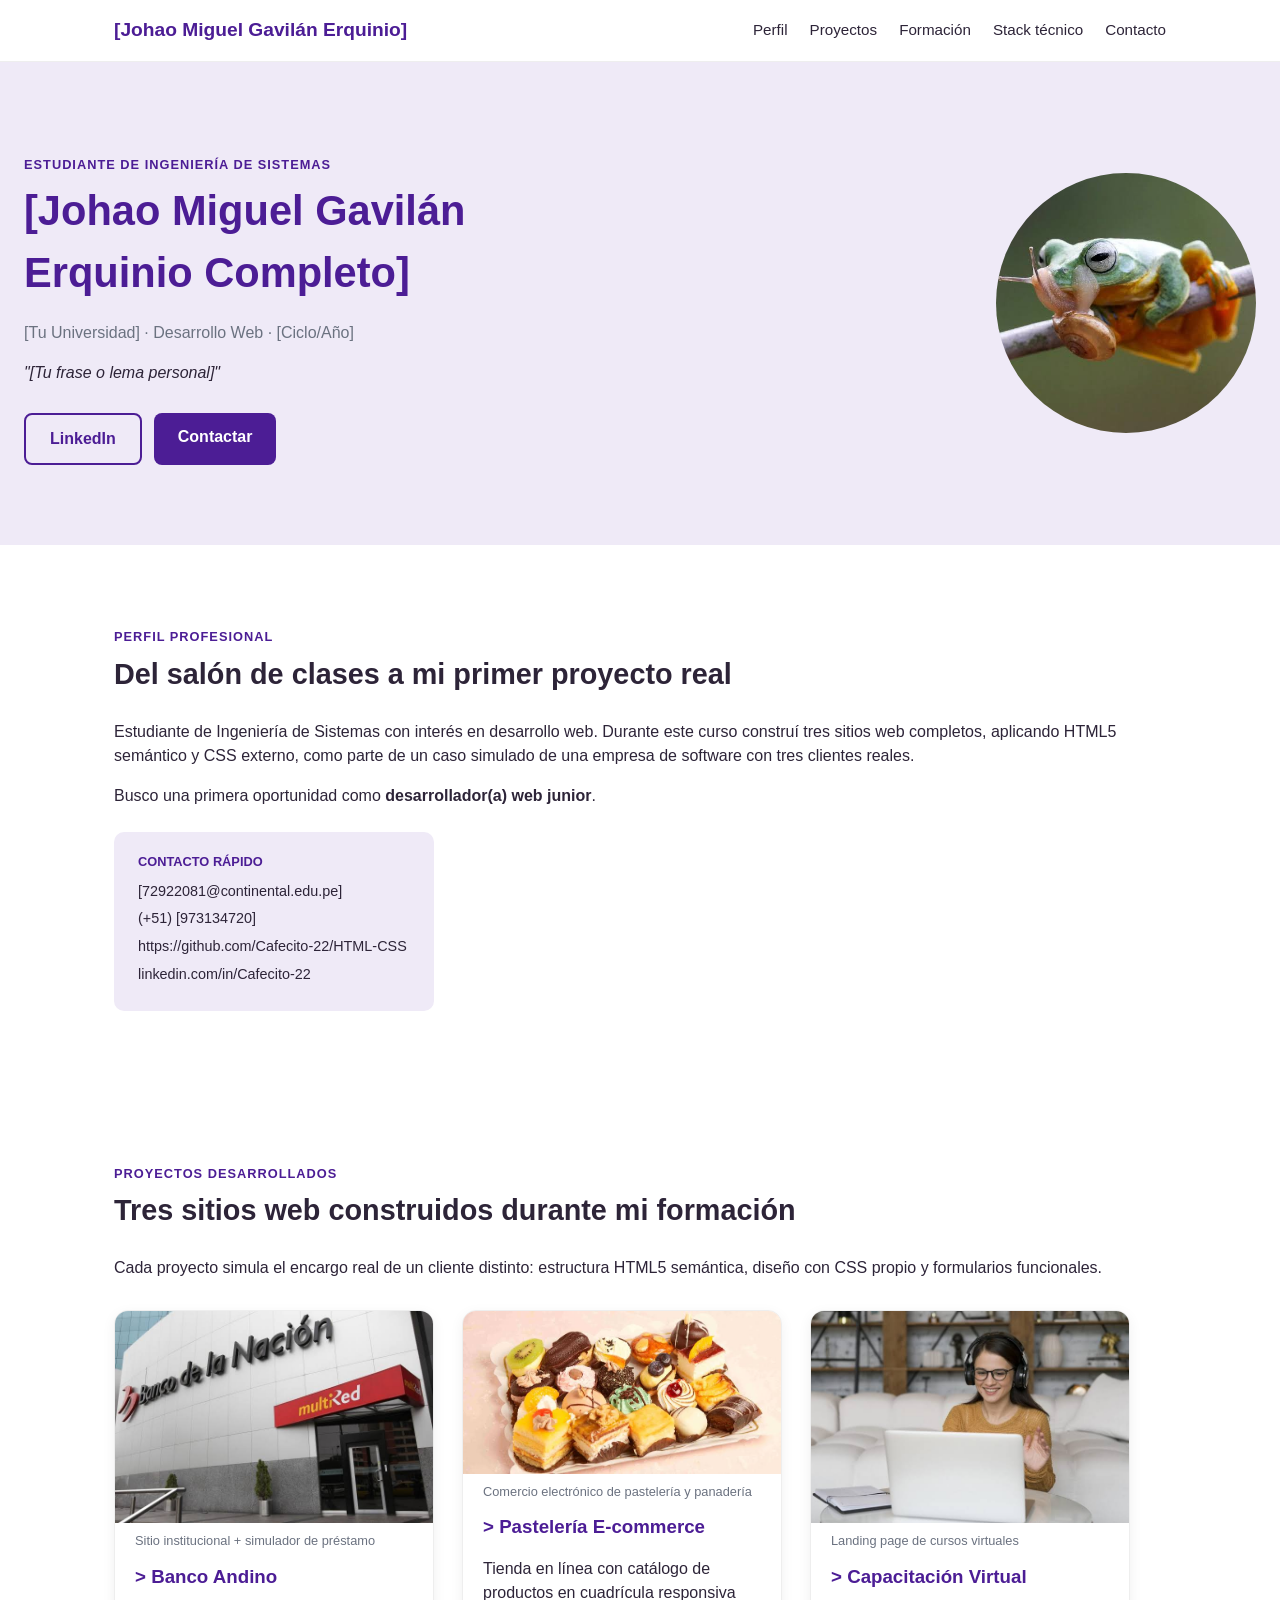
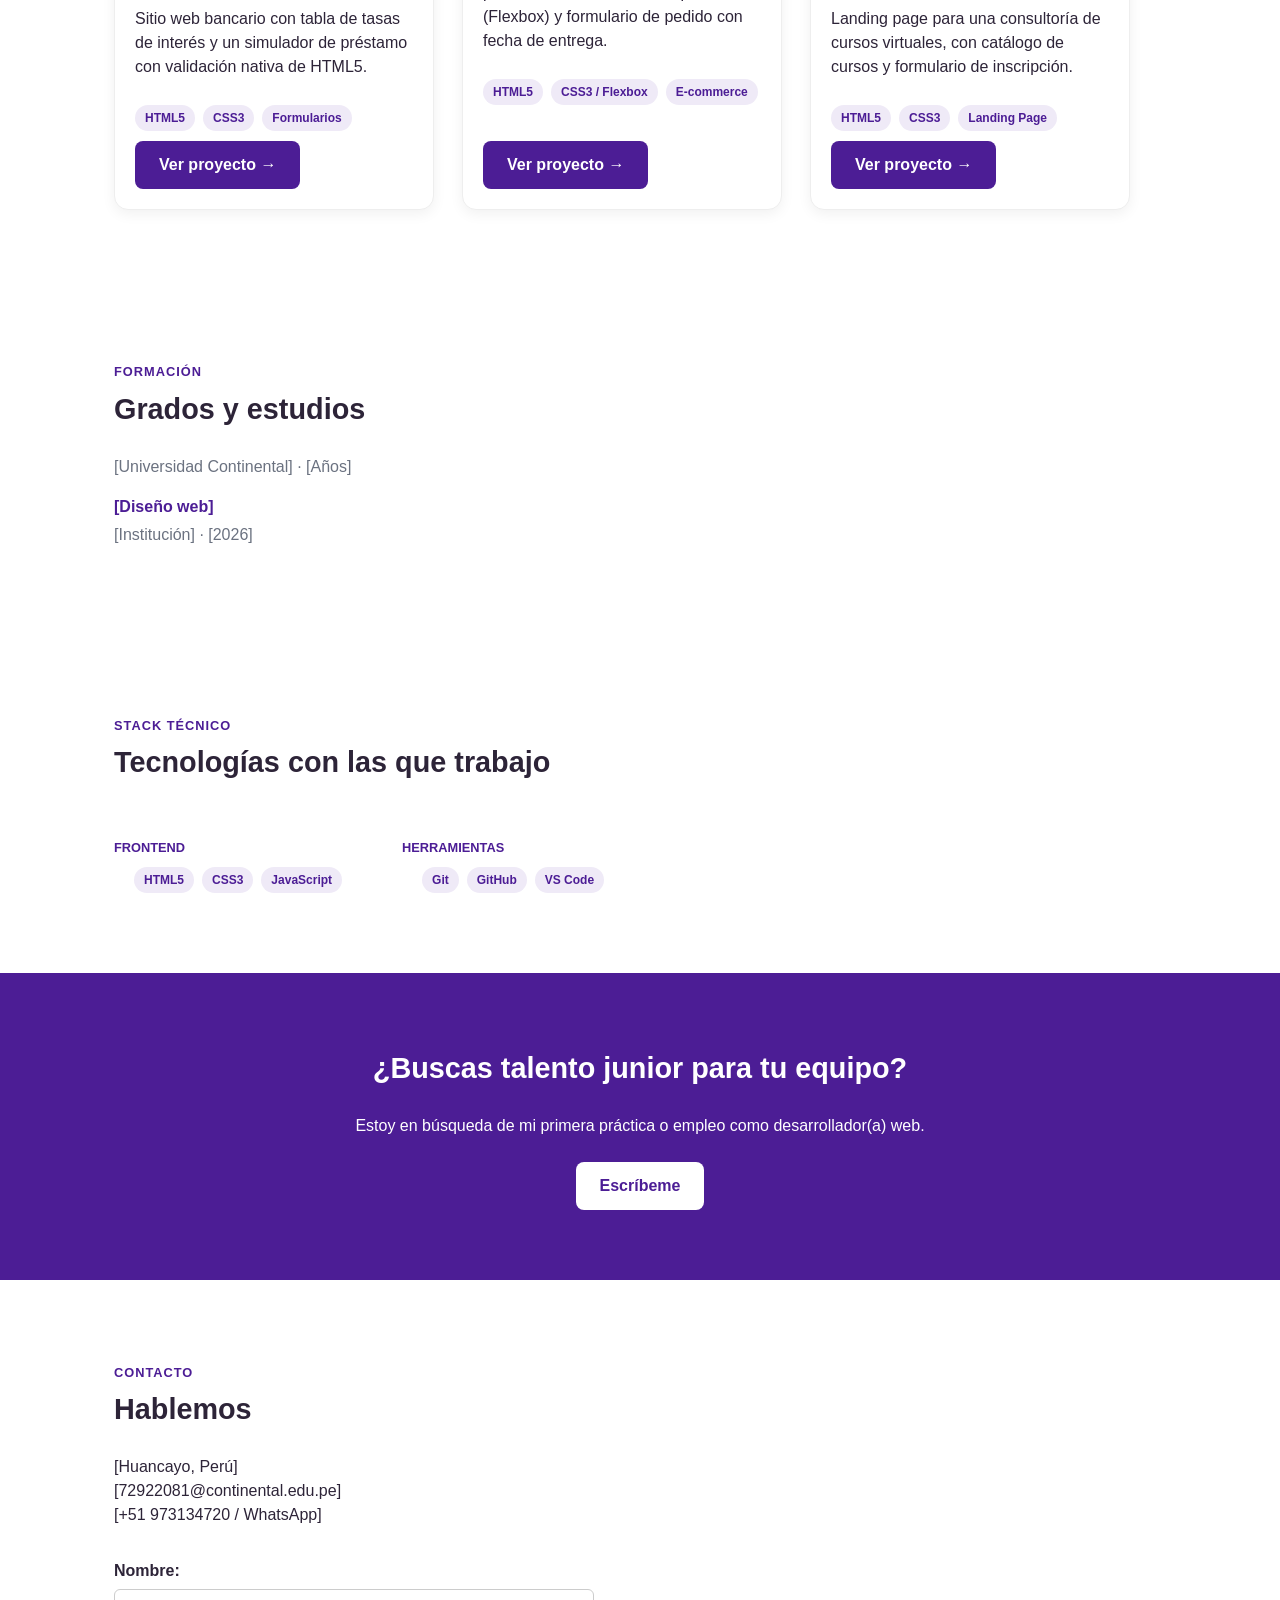
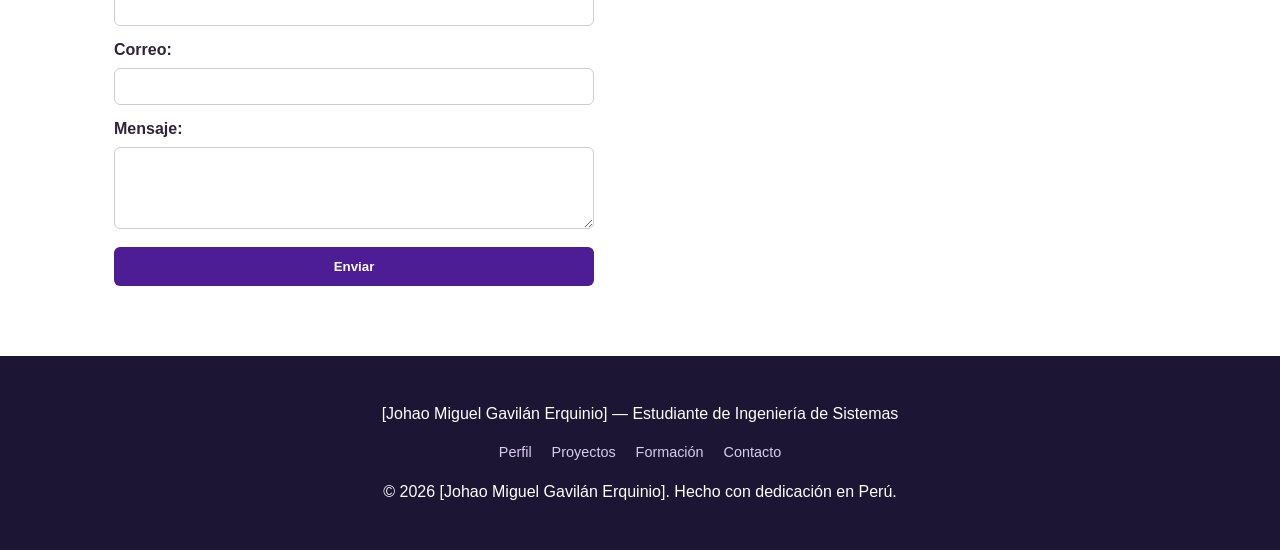
<file: index.html>
<!DOCTYPE html>
<html lang="es">
<head>
  <meta charset="UTF-8">
  <meta name="viewport" content="width=device-width, initial-scale=1.0">
  <meta name="description" content="Portafolio de [Johao Miguel Gavilán Erquinio], estudiante de Ingeniería de Sistemas">
  <meta name="author" content="[Johao Miguel Gavilán Erquinio]">
  <title>[Johao Miguel Gavilán Erquinio] — Portafolio de Desarrollo Web</title>
  <link rel="stylesheet" href="css/portafolio.css">
</head>
<body>

  <header>
    <nav>
      <a href="#top" class="logo">[Johao Miguel Gavilán Erquinio]</a>
      <ul>
        <li><a href="#perfil">Perfil</a></li>
        <li><a href="#proyectos">Proyectos</a></li>
        <li><a href="#formacion">Formación</a></li>
        <li><a href="#stack">Stack técnico</a></li>
        <li><a href="#contacto">Contacto</a></li>
      </ul>
    </nav>
  </header>

  <main>

    <!-- ============ HERO ============ -->
    <section class="hero" id="top">
      <div class="hero-texto">
        <p class="kicker">Estudiante de Ingeniería de Sistemas</p>
        <h1>[Johao Miguel Gavilán Erquinio Completo]</h1>
        <p class="subtitulo">[Tu Universidad] · Desarrollo Web · [Ciclo/Año]</p>
        <p class="frase">"[Tu frase o lema personal]"</p>
        <div class="hero-botones">
          <a href="https://github.com/Cafecito-22/HTML-CSS" target="_blank" class="btn btn-outline">LinkedIn</a>
          <a href="#contacto" class="btn btn-solido">Contactar</a>
        </div>
      </div>
      <img src="img/foto-perfil.jpg" alt="Foto de [Johao Miguel Gavilán Erquinio]" width="260" height="260" class="hero-foto">
    </section>

    <!-- ============ PERFIL PROFESIONAL ============ -->
    <section id="perfil">
      <p class="kicker">Perfil profesional</p>
      <h2>Del salón de clases a mi primer proyecto real</h2>
      <p>Estudiante de Ingeniería de Sistemas con interés en desarrollo web. Durante este curso construí
      tres sitios web completos, aplicando HTML5 semántico y CSS externo, como parte de un caso simulado
      de una empresa de software con tres clientes reales.</p>
      <p>Busco una primera oportunidad como <strong>desarrollador(a) web junior</strong>.</p>

      <div class="contacto-rapido">
        <h6>Contacto rápido</h6>
        <ul>
          <li>[72922081@continental.edu.pe]</li>
          <li>(+51) [973134720]</li>
          <li>https://github.com/Cafecito-22/HTML-CSS</li>
          <li>linkedin.com/in/Cafecito-22</li>
        </ul>
      </div>
    </section>

    <!-- ============ PROYECTOS ============ -->
    <section id="proyectos">
      <p class="kicker">Proyectos desarrollados</p>
      <h2>Tres sitios web construidos durante mi formación</h2>
      <p>Cada proyecto simula el encargo real de un cliente distinto: estructura HTML5 semántica, diseño
      con CSS propio y formularios funcionales.</p>

      <div class="proyectos-grid">

        <article class="proyecto-card">
          <figure>
            <img src="img/banco-andino.jpg" alt="Captura del sitio Banco Andino">
            <figcaption>Sitio institucional + simulador de préstamo</figcaption>
          </figure>
          <h3>Banco Andino</h3>
          <p>Sitio web bancario con tabla de tasas de interés y un simulador de préstamo con validación
          nativa de HTML5.</p>
          <ul class="tecnologias">
            <li>HTML5</li>
            <li>CSS3</li>
            <li>Formularios</li>
          </ul>
          <a href="html/banco.html" class="btn btn-solido">Ver proyecto →</a>
        </article>

        <article class="proyecto-card">
          <figure>
            <img src="img/pasteleria.jpg" alt="Captura del sitio de la pastelería">
            <figcaption>Comercio electrónico de pastelería y panadería</figcaption>
          </figure>
          <h3>Pastelería E-commerce</h3>
          <p>Tienda en línea con catálogo de productos en cuadrícula responsiva (Flexbox) y formulario de
          pedido con fecha de entrega.</p>
          <ul class="tecnologias">
            <li>HTML5</li>
            <li>CSS3 / Flexbox</li>
            <li>E-commerce</li>
          </ul>
          <a href="html/pasteleria_ecommerce.html" class="btn btn-solido">Ver proyecto →</a>
        </article>

        <article class="proyecto-card">
          <figure>
            <img src="img/capacitacion-virtual.jpg" alt="Captura del sitio de capacitación virtual">
            <figcaption>Landing page de cursos virtuales</figcaption>
          </figure>
          <h3>Capacitación Virtual</h3>
          <p>Landing page para una consultoría de cursos virtuales, con catálogo de cursos y formulario
          de inscripción.</p>
          <ul class="tecnologias">
            <li>HTML5</li>
            <li>CSS3</li>
            <li>Landing Page</li>
          </ul>
          <a href="html/capacitacion_virtual.html" class="btn btn-solido">Ver proyecto →</a>
        </article>

      </div>
    </section>

    <!-- ============ FORMACIÓN ============ -->
    <section id="formacion">
      <p class="kicker">Formación</p>
      <h2>Grados y estudios</h2>
      <dl>
        <dt><div Ing="Ing" de="" sistemas=""></div></dt>
        <dd>[Universidad Continental] · [Años]</dd>

        <dt>[Diseño web]</dt>
        <dd>[Institución] · [2026]</dd>
      </dl>
    </section>

    <!-- ============ STACK TÉCNICO ============ -->
    <section id="stack">
      <p class="kicker">Stack técnico</p>
      <h2>Tecnologías con las que trabajo</h2>

      <div class="stack-grid">
        <div class="stack-grupo">
          <h6>Frontend</h6>
          <ul class="tecnologias">
            <li>HTML5</li>
            <li>CSS3</li>
            <li>JavaScript</li>
          </ul>
        </div>
        <div class="stack-grupo">
          <h6>Herramientas</h6>
          <ul class="tecnologias">
            <li>Git</li>
            <li>GitHub</li>
            <li>VS Code</li>
          </ul>
        </div>
      </div>
    </section>

    <!-- ============ CTA ============ -->
    <section class="cta">
      <h2>¿Buscas talento junior para tu equipo?</h2>
      <p>Estoy en búsqueda de mi primera práctica o empleo como desarrollador(a) web.</p>
      <a href="mailto:tu.correo@ejemplo.com" class="btn btn-solido">Escríbeme</a>
    </section>

    <!-- ============ CONTACTO ============ -->
    <section id="contacto">
      <p class="kicker">Contacto</p>
      <h2>Hablemos</h2>
      <p>
        [Huancayo, Perú] <br>
        [72922081@continental.edu.pe] <br>
        [+51 973134720 / WhatsApp]
      </p>
      <form>
        <label for="nombre">Nombre:</label>
        <input type="text" id="nombre" name="nombre" required>

        <label for="correo">Correo:</label>
        <input type="email" id="correo" name="correo" required>

        <label for="mensaje">Mensaje:</label>
        <textarea id="mensaje" name="mensaje" rows="4"></textarea>

        <input type="submit" value="Enviar">
      </form>
    </section>

  </main>

  <footer>
    <p>[Johao Miguel Gavilán Erquinio] — Estudiante de Ingeniería de Sistemas</p>
    <nav>
      <a href="#perfil">Perfil</a>
      <a href="#proyectos">Proyectos</a>
      <a href="#formacion">Formación</a>
      <a href="#contacto">Contacto</a>
    </nav>
    <p>&copy; 2026 [Johao Miguel Gavilán Erquinio]. Hecho con dedicación en Perú.</p>
  </footer>

</body>
</html>
</file>
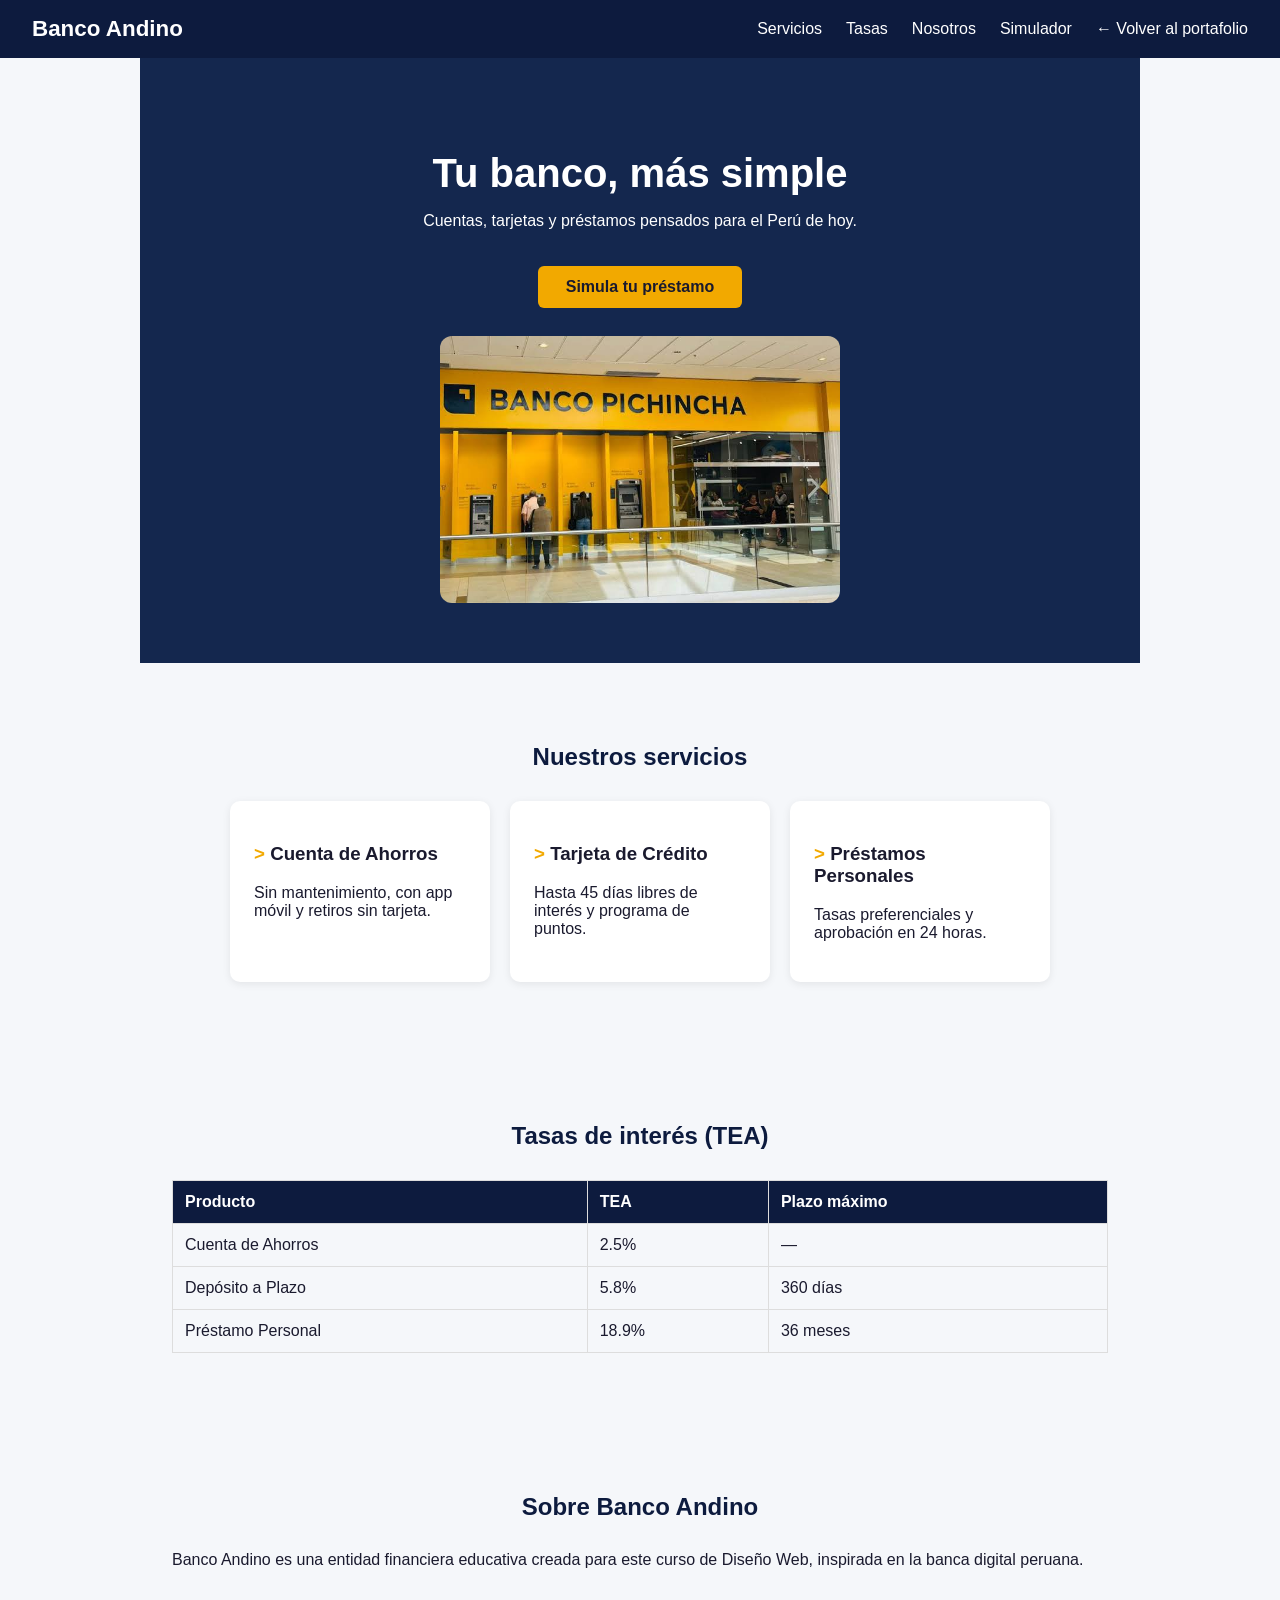
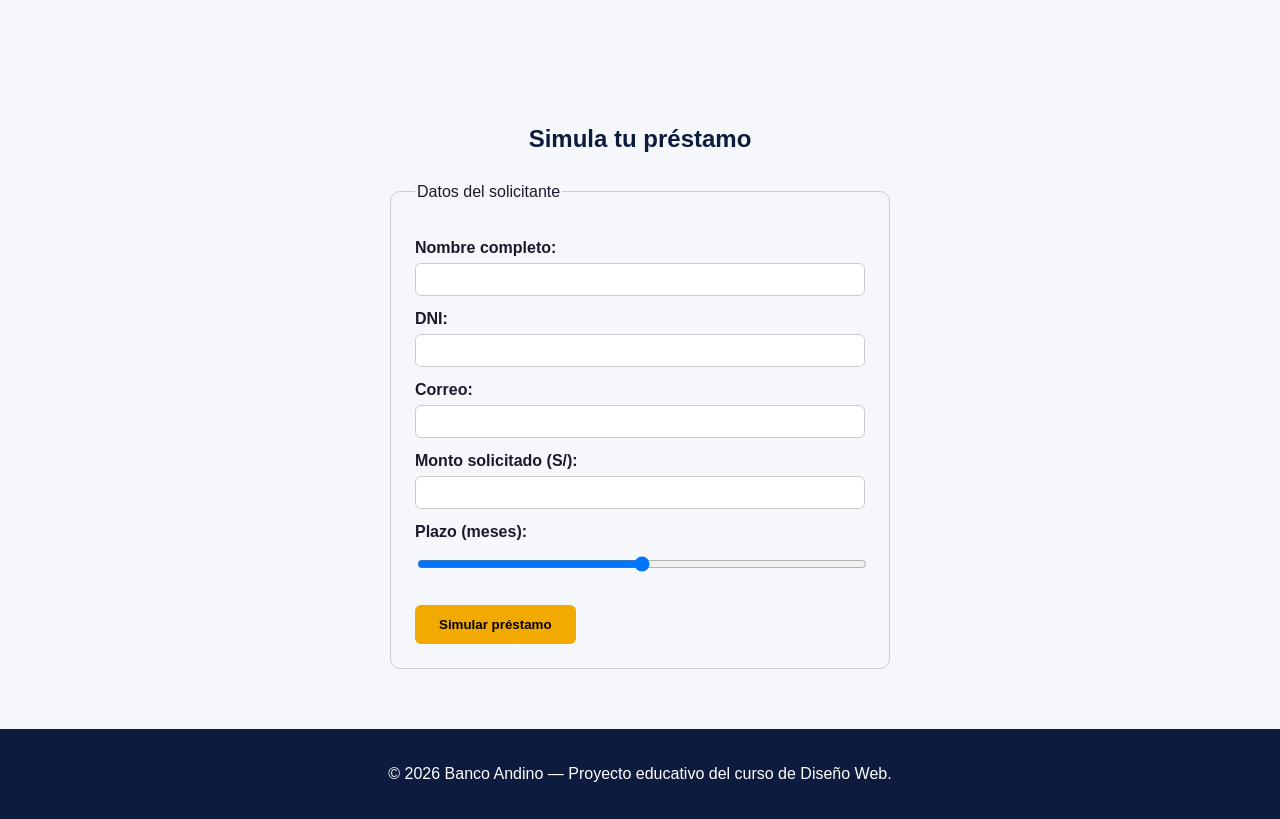
<file: html/banco.html>
<!DOCTYPE html>
<html lang="es">
<head>
  <meta charset="UTF-8">
  <meta name="viewport" content="width=device-width, initial-scale=1.0">
  <meta name="description" content="Banco Andino - Banca simple y confiable">
  <title>Banco Andino</title>
  <link rel="stylesheet" href="../css/banco.css">
</head>
<body>
  <header>
    <div class="logo">Banco Andino</div>
    <nav>
      <ul>
        <li><a href="#servicios">Servicios</a></li>
        <li><a href="#tasas">Tasas</a></li>
        <li><a href="#nosotros">Nosotros</a></li>
        <li><a href="#contacto">Simulador</a></li>
        <li><a href="../index.html">← Volver al portafolio</a></li>
      </ul>
    </nav>
  </header>

  <main>
    <section class="hero">
      <h1>Tu banco, más simple</h1>
      <p>Cuentas, tarjetas y préstamos pensados para el Perú de hoy.</p>
      <a href="#contacto" class="btn">Simula tu préstamo</a>
      <img src="../img/banco-hero.jpg" alt="Fachada digital de Banco Andino" width="400" height="220">
    </section>

    <section id="servicios">
      <h2>Nuestros servicios</h2>
      <div class="servicios-grid">
        <article class="servicio-card">
          <h3>Cuenta de Ahorros</h3>
          <p>Sin mantenimiento, con app móvil y retiros sin tarjeta.</p>
        </article>
        <article class="servicio-card">
          <h3>Tarjeta de Crédito</h3>
          <p>Hasta 45 días libres de interés y programa de puntos.</p>
        </article>
        <article class="servicio-card">
          <h3>Préstamos Personales</h3>
          <p>Tasas preferenciales y aprobación en 24 horas.</p>
        </article>
      </div>
    </section>

    <section id="tasas">
      <h2>Tasas de interés (TEA)</h2>
      <table>
        <thead>
          <tr>
            <th scope="col">Producto</th>
            <th scope="col">TEA</th>
            <th scope="col">Plazo máximo</th>
          </tr>
        </thead>
        <tbody>
          <tr>
            <td>Cuenta de Ahorros</td>
            <td>2.5%</td>
            <td>—</td>
          </tr>
          <tr>
            <td>Depósito a Plazo</td>
            <td>5.8%</td>
            <td>360 días</td>
          </tr>
          <tr>
            <td>Préstamo Personal</td>
            <td>18.9%</td>
            <td>36 meses</td>
          </tr>
        </tbody>
      </table>
    </section>

    <section id="nosotros">
      <h2>Sobre Banco Andino</h2>
      <p>Banco Andino es una entidad financiera educativa creada para este curso de Diseño Web, inspirada
      en la banca digital peruana.</p>
    </section>

    <section id="contacto">
      <h2>Simula tu préstamo</h2>
      <form>
        <fieldset>
          <legend>Datos del solicitante</legend>

          <label for="nombre">Nombre completo:</label>
          <input type="text" id="nombre" name="nombre" required>

          <label for="dni">DNI:</label>
          <input type="text" id="dni" name="dni" pattern="[0-9]{8}" maxlength="8" required>

          <label for="correo">Correo:</label>
          <input type="email" id="correo" name="correo" required>

          <label for="monto">Monto solicitado (S/):</label>
          <input type="number" id="monto" name="monto" min="500" max="50000" step="100">

          <label for="plazo">Plazo (meses):</label>
          <input type="range" id="plazo" name="plazo" min="6" max="36">

          <input type="submit" value="Simular préstamo">
        </fieldset>
      </form>
    </section>
  </main>

  <footer>
    <p>&copy; 2026 Banco Andino — Proyecto educativo del curso de Diseño Web.</p>
  </footer>
</body>
</html>
</file>
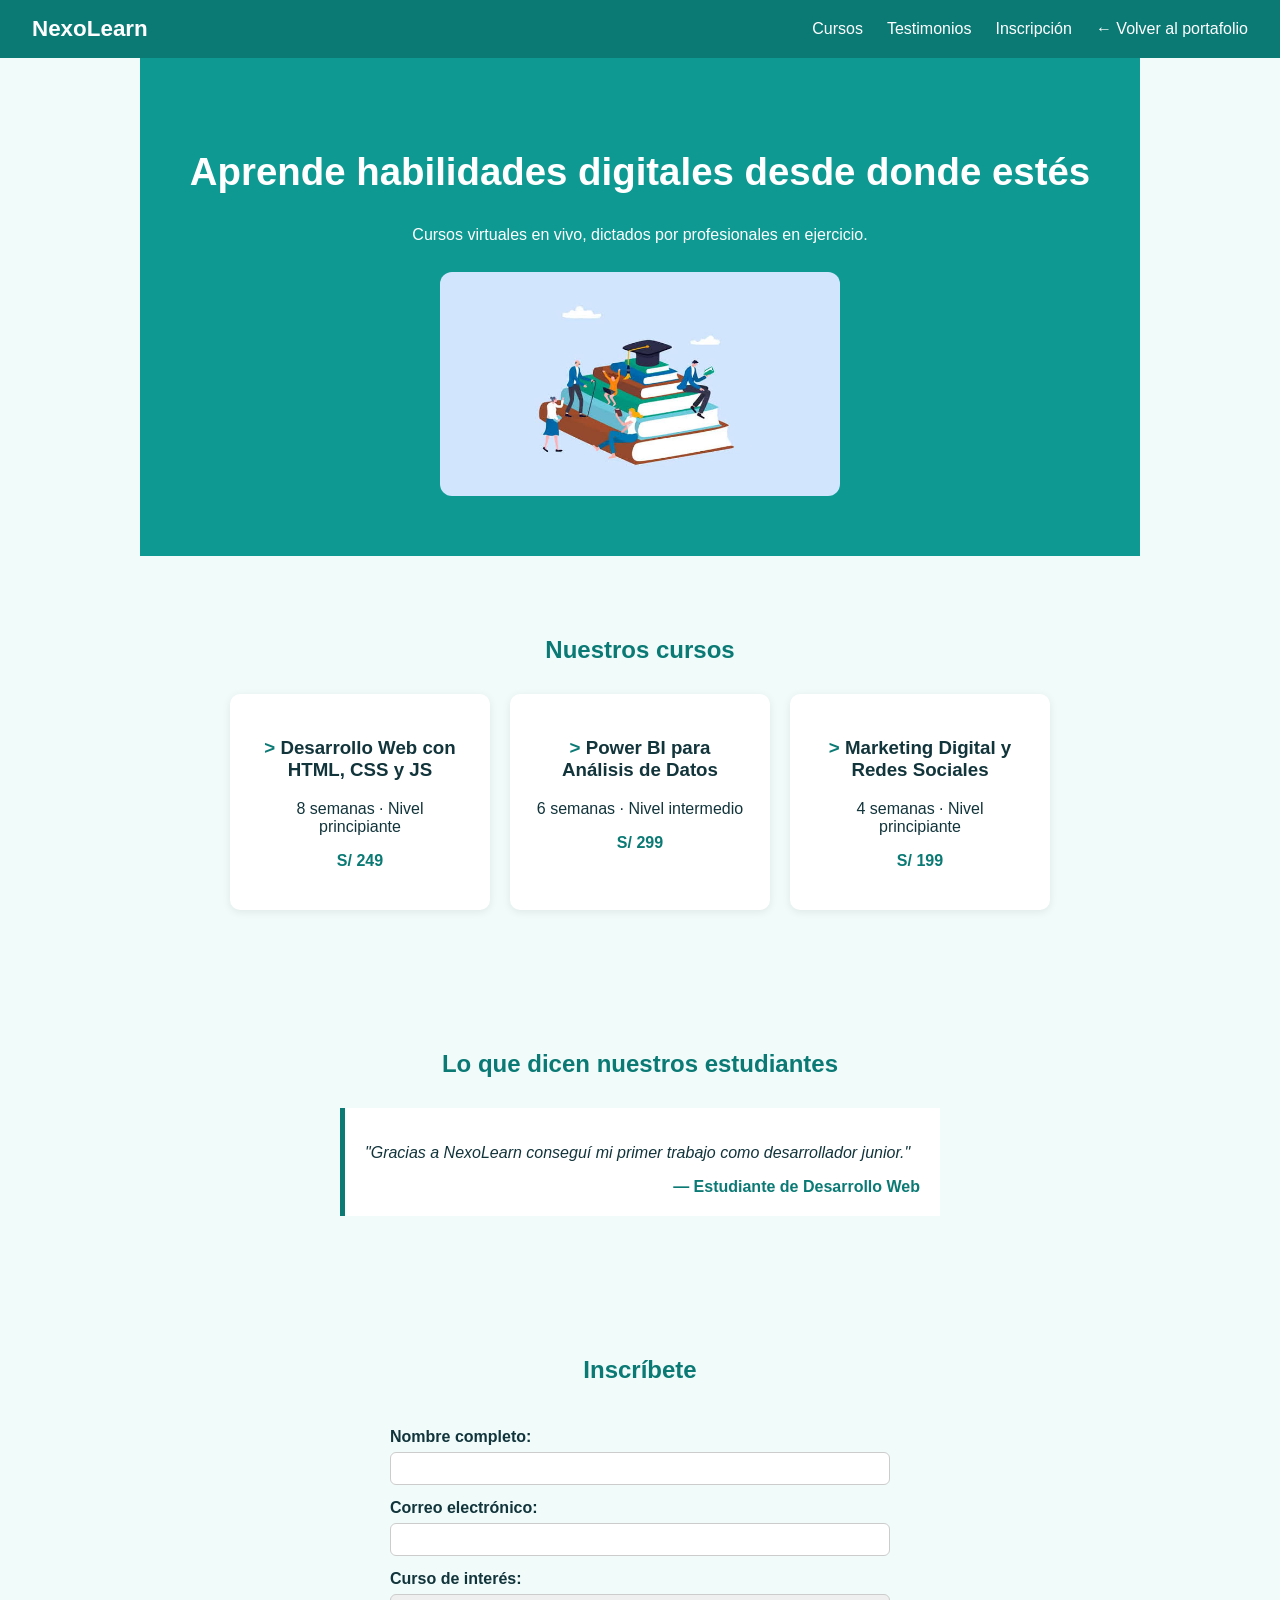
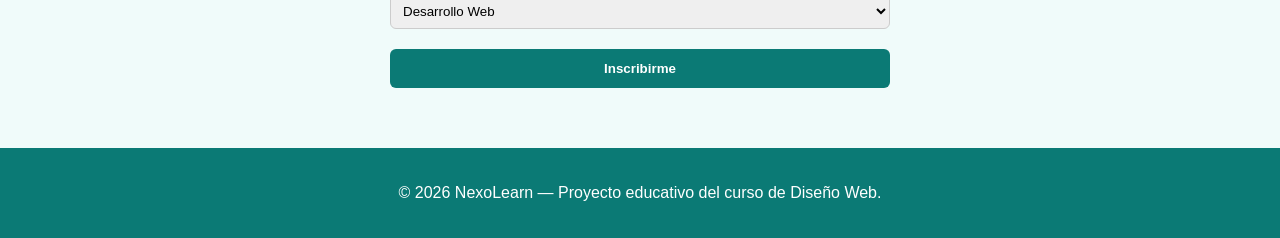
<file: html/capacitacion_virtual.html>
<!DOCTYPE html>
<html lang="es">
<head>
  <meta charset="UTF-8">
  <meta name="viewport" content="width=device-width, initial-scale=1.0">
  <meta name="description" content="NexoLearn - Capacitación y Cursos Virtuales">
  <title>NexoLearn - Capacitación Virtual</title>
  <link rel="stylesheet" href="../css/capacitacion_virtual.css">
</head>
<body>
  <header>
    <div class="logo">NexoLearn</div>
    <nav>
      <ul>
        <li><a href="#cursos">Cursos</a></li>
        <li><a href="#testimonios">Testimonios</a></li>
        <li><a href="#inscripcion">Inscripción</a></li>
        <li><a href="../index.html">← Volver al portafolio</a></li>
      </ul>
    </nav>
  </header>

  <main>
    <section class="hero">
      <h1>Aprende habilidades digitales desde donde estés</h1>
      <p>Cursos virtuales en vivo, dictados por profesionales en ejercicio.</p>
      <img src="../img/capacitacion-hero.jpg" alt="Estudiante en clase virtual" width="400" height="220">
    </section>

    <section id="cursos">
      <h2>Nuestros cursos</h2>
      <div class="cursos-grid">

        <article class="curso-card">
          <h3>Desarrollo Web con HTML, CSS y JS</h3>
          <p>8 semanas · Nivel principiante</p>
          <p class="precio">S/ 249</p>
        </article>

        <article class="curso-card">
          <h3>Power BI para Análisis de Datos</h3>
          <p>6 semanas · Nivel intermedio</p>
          <p class="precio">S/ 299</p>
        </article>

        <article class="curso-card">
          <h3>Marketing Digital y Redes Sociales</h3>
          <p>4 semanas · Nivel principiante</p>
          <p class="precio">S/ 199</p>
        </article>

      </div>
    </section>

    <section id="testimonios">
      <h2>Lo que dicen nuestros estudiantes</h2>
      <blockquote>
        <p>"Gracias a NexoLearn conseguí mi primer trabajo como desarrollador junior."</p>
        <cite>— Estudiante de Desarrollo Web</cite>
      </blockquote>
    </section>

    <section id="inscripcion">
      <h2>Inscríbete</h2>
      <form>
        <label for="nombre">Nombre completo:</label>
        <input type="text" id="nombre" name="nombre" required>

        <label for="correo">Correo electrónico:</label>
        <input type="email" id="correo" name="correo" required>

        <label for="curso">Curso de interés:</label>
        <select id="curso" name="curso">
          <option value="web">Desarrollo Web</option>
          <option value="bi">Power BI</option>
          <option value="marketing">Marketing Digital</option>
        </select>

        <input type="submit" value="Inscribirme">
      </form>
    </section>
  </main>

  <footer>
    <p>&copy; 2026 NexoLearn — Proyecto educativo del curso de Diseño Web.</p>
  </footer>
</body>
</html>
</file>
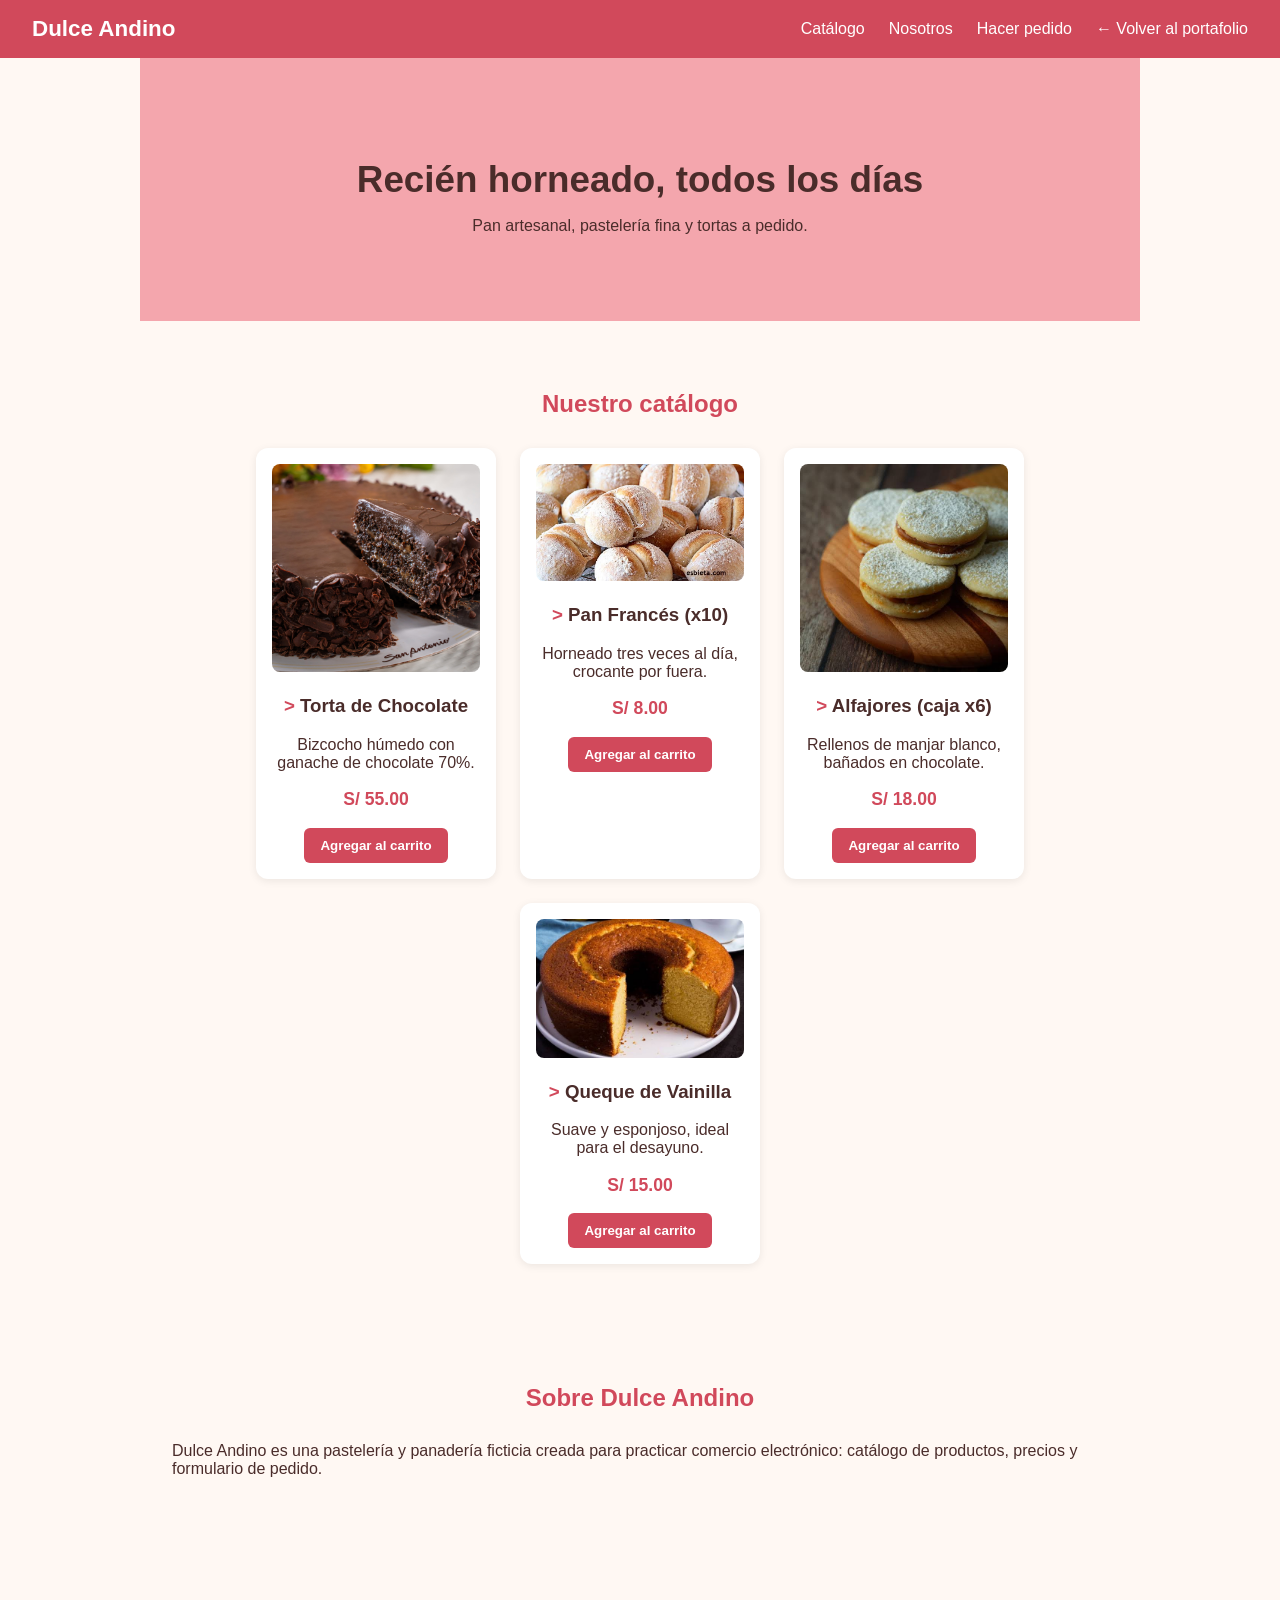
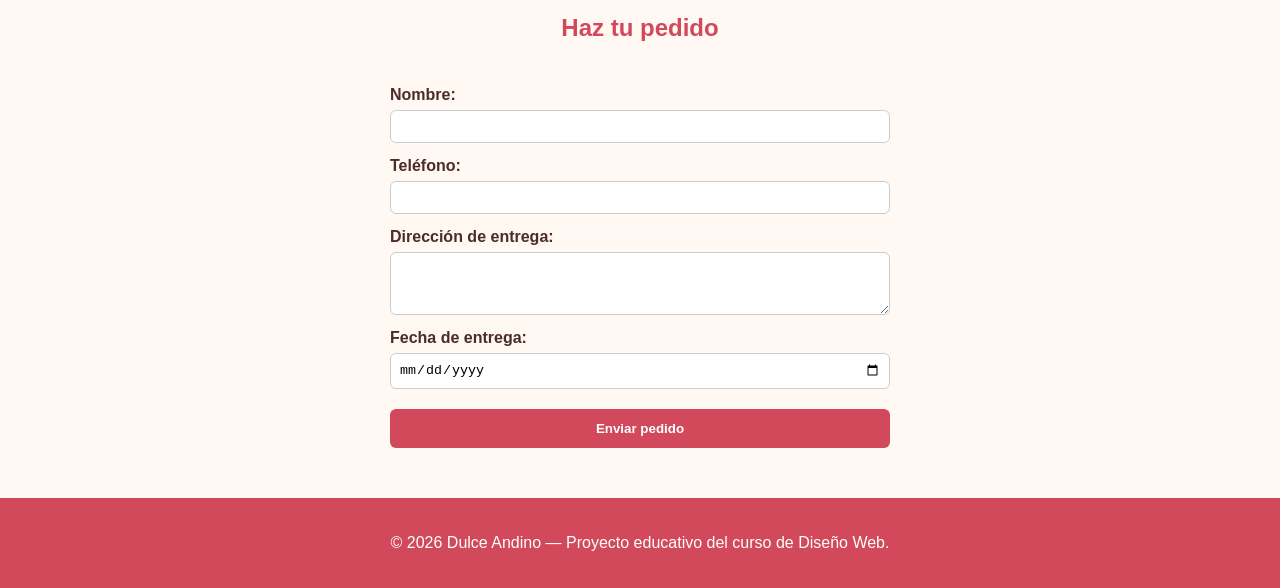
<file: html/pasteleria_ecommerce.html>
<!DOCTYPE html>
<html lang="es">
<head>
  <meta charset="UTF-8">
  <meta name="viewport" content="width=device-width, initial-scale=1.0">
  <meta name="description" content="Dulce Andino - Pastelería y Panadería">
  <title>Dulce Andino - Pastelería y Panadería</title>
  <link rel="stylesheet" href="../css/pasteleria_ecommerce.css">
</head>
<body>
  <header>
    <div class="logo">Dulce Andino</div>
    <nav>
      <ul>
        <li><a href="#catalogo">Catálogo</a></li>
        <li><a href="#nosotros">Nosotros</a></li>
        <li><a href="#contacto">Hacer pedido</a></li>
        <li><a href="../index.html">← Volver al portafolio</a></li>
      </ul>
    </nav>
  </header>

  <main>
    <section class="hero">
      <h1>Recién horneado, todos los días</h1>
      <p>Pan artesanal, pastelería fina y tortas a pedido.</p>
    </section>

    <section id="catalogo">
      <h2>Nuestro catálogo</h2>
      <div class="productos-grid">

        <article class="producto-card">
          <img src="../img/torta-chocolate.jpg" alt="Torta de chocolate">
          <h3>Torta de Chocolate</h3>
          <p>Bizcocho húmedo con ganache de chocolate 70%.</p>
          <p class="precio">S/ 55.00</p>
          <button type="button">Agregar al carrito</button>
        </article>

        <article class="producto-card">
          <img src="../img/pan-frances.jpg" alt="Pan francés">
          <h3>Pan Francés (x10)</h3>
          <p>Horneado tres veces al día, crocante por fuera.</p>
          <p class="precio">S/ 8.00</p>
          <button type="button">Agregar al carrito</button>
        </article>

        <article class="producto-card">
          <img src="../img/alfajores.jpg" alt="Alfajores">
          <h3>Alfajores (caja x6)</h3>
          <p>Rellenos de manjar blanco, bañados en chocolate.</p>
          <p class="precio">S/ 18.00</p>
          <button type="button">Agregar al carrito</button>
        </article>

        <article class="producto-card">
          <img src="../img/queque.jpg" alt="Queque de vainilla">
          <h3>Queque de Vainilla</h3>
          <p>Suave y esponjoso, ideal para el desayuno.</p>
          <p class="precio">S/ 15.00</p>
          <button type="button">Agregar al carrito</button>
        </article>

      </div>
    </section>

    <section id="nosotros">
      <h2>Sobre Dulce Andino</h2>
      <p>Dulce Andino es una pastelería y panadería ficticia creada para practicar comercio electrónico:
      catálogo de productos, precios y formulario de pedido.</p>
    </section>

    <section id="contacto">
      <h2>Haz tu pedido</h2>
      <form>
        <label for="nombre">Nombre:</label>
        <input type="text" id="nombre" name="nombre" required>

        <label for="telefono">Teléfono:</label>
        <input type="tel" id="telefono" name="telefono">

        <label for="direccion">Dirección de entrega:</label>
        <textarea id="direccion" name="direccion" rows="3"></textarea>

        <label for="fecha">Fecha de entrega:</label>
        <input type="date" id="fecha" name="fecha">

        <input type="submit" value="Enviar pedido">
      </form>
    </section>
  </main>

  <footer>
    <p>&copy; 2026 Dulce Andino — Proyecto educativo del curso de Diseño Web.</p>
  </footer>
</body>
</html>
</file>
<file: css/portafolio.css>
* { box-sizing: border-box; }

:root {
  --morado: #4C1D95;
  --morado-claro: #EFEAF7;
  --texto: #2d2438;
  --gris: #6b7280;
}

body {
  font-family: 'Segoe UI', Arial, sans-serif;
  margin: 0;
  color: var(--texto);
  background-color: #ffffff;
  line-height: 1.5;
}

header {
  position: sticky;
  top: 0;
  background-color: white;
  border-bottom: 1px solid #eee;
  z-index: 10;
}

header nav {
  display: flex;
  justify-content: space-between;
  align-items: center;
  max-width: 1100px;
  margin: 0 auto;
  padding: 16px 24px;
}

.logo {
  font-weight: bold;
  font-size: 1.2rem;
  color: var(--morado);
  text-decoration: none;
}

header nav ul {
  list-style: none;
  display: flex;
  gap: 22px;
  margin: 0;
  padding: 0;
}

header nav ul a { color: var(--texto); text-decoration: none; font-size: 0.95rem; }
header nav ul a:hover { color: var(--morado); }

.kicker {
  text-transform: uppercase;
  letter-spacing: 1px;
  font-size: 0.8rem;
  color: var(--morado);
  font-weight: bold;
  margin-bottom: 6px;
}

.btn {
  display: inline-block;
  padding: 12px 24px;
  border-radius: 8px;
  text-decoration: none;
  font-weight: bold;
  margin-top: 8px;
}

.btn-solido { background-color: var(--morado); color: white; }
.btn-solido:hover { background-color: #6D28D9; }

.btn-outline { border: 2px solid var(--morado); color: var(--morado); }
.btn-outline:hover { background-color: var(--morado-claro); }

section { max-width: 1100px; margin: 0 auto; padding: 70px 24px; }
h2 { font-size: 1.8rem; margin-top: 4px; }

.hero {
  display: flex;
  align-items: center;
  justify-content: space-between;
  gap: 40px;
  flex-wrap: wrap;
  background-color: var(--morado-claro);
  max-width: none;
  padding: 80px 24px;
}

.hero-texto { max-width: 560px; }
.hero h1 { font-size: 2.6rem; margin: 6px 0; color: var(--morado); }
.hero .subtitulo { color: var(--gris); }
.hero .frase { font-style: italic; margin-top: 16px; }
.hero-foto { border-radius: 50%; object-fit: cover; }

.hero-botones { display: flex; gap: 12px; margin-top: 20px; flex-wrap: wrap; }

.contacto-rapido {
  background-color: var(--morado-claro);
  border-radius: 10px;
  padding: 20px 24px;
  margin-top: 24px;
  max-width: 320px;
}

.contacto-rapido h6 {
  margin: 0 0 10px 0;
  color: var(--morado);
  text-transform: uppercase;
  font-size: 0.8rem;
}

.contacto-rapido ul { list-style: none; margin: 0; padding: 0; font-size: 0.9rem; }
.contacto-rapido li { margin-bottom: 6px; }

.proyectos-grid { display: flex; flex-wrap: wrap; gap: 28px; margin-top: 30px; }

.proyecto-card {
  background-color: white;
  border: 1px solid #eee;
  -webkit-border-radius: 14px;
  -moz-border-radius: 14px;
  border-radius: 14px;
  overflow: hidden;
  width: 320px;
  box-shadow: 0 4px 14px rgba(0, 0, 0, 0.06);
  padding-bottom: 20px;
  display: flex;
  flex-direction: column;
}

.proyecto-card figure { margin: 0; }
.proyecto-card img { width: 100%; display: block; }
.proyecto-card figcaption { font-size: 0.8rem; color: var(--gris); padding: 8px 20px 0; }
.proyecto-card h3::before {
  content: "> ";
}
.proyecto-card h3 { padding: 12px 20px 0; margin: 0; color: var(--morado); }
.proyecto-card p { padding: 0 20px; }

.tecnologias {
  list-style: none;
  display: flex;
  flex-wrap: wrap;
  gap: 8px;
  padding: 0 20px;
  margin: 10px 0;
}

.tecnologias li {
  background-color: var(--morado-claro);
  color: var(--morado);
  font-size: 0.75rem;
  padding: 4px 10px;
  border-radius: 20px;
  font-weight: bold;
}

.proyecto-card .btn { margin: auto 20px 0; align-self: flex-start; }

dl { margin-top: 24px; }
dt { font-weight: bold; color: var(--morado); margin-top: 16px; }
dd { margin: 4px 0 0; color: var(--gris); }

.stack-grid { display: flex; flex-wrap: wrap; gap: 40px; margin-top: 24px; }
.stack-grupo h6 { text-transform: uppercase; color: var(--morado); font-size: 0.8rem; margin-bottom: 10px; }

.cta {
  background-color: var(--morado);
  color: white;
  text-align: center;
  max-width: none;
}

.cta h2 { color: white; }
.cta .btn-solido { background-color: white; color: var(--morado); }
.cta .btn-solido:hover { background-color: #eee; }

#contacto form { max-width: 480px; margin-top: 20px; display: flex; flex-direction: column; }
#contacto label { margin-top: 12px; font-weight: bold; }

#contacto input, #contacto textarea {
  padding: 10px;
  margin-top: 6px;
  border-radius: 6px;
  border: 1px solid #ccc;
}

#contacto input[type="submit"] {
  margin-top: 18px;
  background-color: var(--morado);
  color: white;
  border: none;
  padding: 12px;
  border-radius: 6px;
  font-weight: bold;
  cursor: pointer;
}

footer { background-color: #1c1533; color: white; text-align: center; padding: 30px 24px; }
footer nav { display: flex; justify-content: center; gap: 20px; margin: 14px 0; }
footer nav a { color: #d8cdf0; text-decoration: none; font-size: 0.9rem; }
footer nav a:hover { color: white; }
</file>
<file: css/banco.css>
:root {
  --azul-oscuro: #0d1b3e;
  --azul-texto: #1a1a2e;
  --azul-hero: #14274e;
  --dorado: #f2a900;
  --fondo: #f5f7fa;
}

* { box-sizing: border-box; }

body {
  font-family: 'Segoe UI', Arial, sans-serif;
  margin: 0;
  color: var(--azul-texto);
  background-color: var(--fondo);
}

header {
  display: flex;
  justify-content: space-between;
  align-items: center;
  background-color: var(--azul-oscuro);
  color: white;
  padding: 16px 32px;
}

.logo { font-size: 1.4rem; font-weight: bold; }

header nav ul {
  list-style: none;
  display: flex;
  gap: 24px;
  margin: 0;
  padding: 0;
}

header nav a { color: white; text-decoration: none; }
header nav a:hover { text-decoration: underline; }

.hero {
  background-color: var(--azul-hero);
  color: white;
  text-align: center;
  padding: 60px 20px;
}

.hero img {
  display: block;
  width: min(400px, 100%);
  height: auto;
  margin: 28px auto 0;
  -webkit-border-radius: 12px;
  -moz-border-radius: 12px;
  border-radius: 12px;
}

.hero h1 { font-size: 2.5rem; margin-bottom: 10px; }

.btn {
  display: inline-block;
  margin-top: 20px;
  padding: 12px 28px;
  background-color: var(--dorado);
  color: var(--azul-texto);
  border-radius: 6px;
  text-decoration: none;
  font-weight: bold;
}

section { padding: 60px 32px; max-width: 1000px; margin: 0 auto; }
h2 { color: var(--azul-oscuro); text-align: center; margin-bottom: 30px; }

.servicios-grid { display: flex; flex-wrap: wrap; gap: 20px; justify-content: center; }

.servicio-card {
  background-color: white;
  -webkit-border-radius: 10px; /* Safari y Chrome */
  -moz-border-radius: 10px; /* Firefox */
  border-radius: 10px; /* Estándar */
  padding: 24px;
  width: 260px;
  box-shadow: 0 2px 8px rgba(0, 0, 0, 0.08);
}

.servicio-card h3::before {
  content: "> ";
  color: var(--dorado);
  font-weight: bold;
}

table { width: 100%; border-collapse: collapse; }
th, td { padding: 12px; border: 1px solid #ddd; text-align: left; }
th { background-color: var(--azul-oscuro); color: white; }

form fieldset {
  border: 1px solid #ccc;
  border-radius: 10px;
  padding: 24px;
  max-width: 500px;
  margin: 0 auto;
}

form label { display: block; margin-top: 14px; font-weight: bold; }

form input {
  width: 100%;
  padding: 8px;
  margin-top: 6px;
  border-radius: 6px;
  border: 1px solid #ccc;
}

form input[type="submit"] {
  margin-top: 20px;
  width: auto;
  background-color: var(--dorado);
  border: none;
  padding: 12px 24px;
  font-weight: bold;
  cursor: pointer;
  border-radius: 6px;
}

footer { background-color: var(--azul-oscuro); color: white; text-align: center; padding: 20px; }
</file>
<file: css/capacitacion_virtual.css>
:root {
  --verde-marca: #0b7a75;
  --verde-oscuro: #12343b;
  --verde-claro: #0e9a92;
  --fondo: #f0fbfa;
}

* { box-sizing: border-box; }

body {
  font-family: 'Segoe UI', Arial, sans-serif;
  margin: 0;
  background-color: var(--fondo);
  color: var(--verde-oscuro);
}

header { display: flex; justify-content: space-between; align-items: center; background-color: var(--verde-marca); color: white; padding: 16px 32px; }
.logo { font-size: 1.4rem; font-weight: bold; }
header nav ul { list-style: none; display: flex; gap: 24px; margin: 0; padding: 0; }
header nav a { color: white; text-decoration: none; }
header nav a:hover { text-decoration: underline; }
.hero { background-color: var(--verde-claro); color: white; text-align: center; padding: 60px 20px; }
.hero h1 { font-size: 2.4rem; }
.hero img { display: block; width: min(400px, 100%); height: auto; margin: 28px auto 0; -webkit-border-radius: 12px; -moz-border-radius: 12px; border-radius: 12px; }
section { padding: 60px 32px; max-width: 1000px; margin: 0 auto; }
h2 { text-align: center; color: var(--verde-marca); margin-bottom: 30px; }
.cursos-grid { display: flex; flex-wrap: wrap; gap: 20px; justify-content: center; }

.curso-card {
  background-color: white;
  -webkit-border-radius: 10px;
  -moz-border-radius: 10px;
  border-radius: 10px;
  padding: 24px;
  width: 260px;
  text-align: center;
  box-shadow: 0 2px 8px rgba(0, 0, 0, 0.08);
}

.curso-card h3::before {
  content: "> ";
  color: var(--verde-marca);
  font-weight: bold;
}

.precio { font-weight: bold; color: var(--verde-marca); }
blockquote { background-color: white; border-left: 5px solid var(--verde-marca); padding: 20px; font-style: italic; max-width: 600px; margin: 0 auto; }
blockquote cite { display: block; margin-top: 10px; font-style: normal; font-weight: bold; color: var(--verde-marca); text-align: right; }
form { max-width: 500px; margin: 0 auto; display: flex; flex-direction: column; }
form label { margin-top: 14px; font-weight: bold; }
form input, form select { padding: 8px; margin-top: 6px; border-radius: 6px; border: 1px solid #ccc; }
form input[type="submit"] { margin-top: 20px; background-color: var(--verde-marca); color: white; border: none; padding: 12px; border-radius: 6px; font-weight: bold; cursor: pointer; }
footer { background-color: var(--verde-marca); color: white; text-align: center; padding: 20px; }
</file>
<file: css/pasteleria_ecommerce.css>
:root {
  --rosa-marca: #d1495b;
  --marron-texto: #4a2c2a;
  --rosa-claro: #f4a6ad;
  --fondo: #fff8f3;
}

* { box-sizing: border-box; }

body {
  font-family: 'Trebuchet MS', Arial, sans-serif;
  margin: 0;
  background-color: var(--fondo);
  color: var(--marron-texto);
}

header {
  display: flex;
  justify-content: space-between;
  align-items: center;
  background-color: var(--rosa-marca);
  color: white;
  padding: 16px 32px;
}

.logo { font-size: 1.4rem; font-weight: bold; }
header nav ul { list-style: none; display: flex; gap: 24px; margin: 0; padding: 0; }
header nav a { color: white; text-decoration: none; }
header nav a:hover { text-decoration: underline; }

.hero {
  background-color: var(--rosa-claro);
  text-align: center;
  padding: 70px 20px;
  color: var(--marron-texto);
}

.hero h1 { font-size: 2.3rem; margin-bottom: 10px; }
section { padding: 50px 32px; max-width: 1000px; margin: 0 auto; }
h2 { text-align: center; color: var(--rosa-marca); margin-bottom: 30px; }
.productos-grid { display: flex; flex-wrap: wrap; gap: 24px; justify-content: center; }

.producto-card {
  background-color: white;
  -webkit-border-radius: 12px;
  -moz-border-radius: 12px;
  border-radius: 12px;
  padding: 16px;
  width: 240px;
  text-align: center;
  box-shadow: 0 2px 8px rgba(0, 0, 0, 0.08);
}

.producto-card h3::before {
  content: "> ";
  color: var(--rosa-marca);
  font-weight: bold;
}

.producto-card img { width: 100%; border-radius: 8px; }
.precio { font-weight: bold; color: var(--rosa-marca); font-size: 1.1rem; }
.producto-card button { background-color: var(--rosa-marca); color: white; border: none; padding: 10px 16px; border-radius: 6px; cursor: pointer; font-weight: bold; }
.producto-card button:hover { background-color: #a83346; }
form { max-width: 500px; margin: 0 auto; display: flex; flex-direction: column; }
form label { margin-top: 14px; font-weight: bold; }
form input, form textarea { padding: 8px; margin-top: 6px; border-radius: 6px; border: 1px solid #ccc; }
form input[type="submit"] { margin-top: 20px; background-color: var(--rosa-marca); color: white; border: none; padding: 12px; border-radius: 6px; font-weight: bold; cursor: pointer; }
footer { background-color: var(--rosa-marca); color: white; text-align: center; padding: 20px; }
</file>
